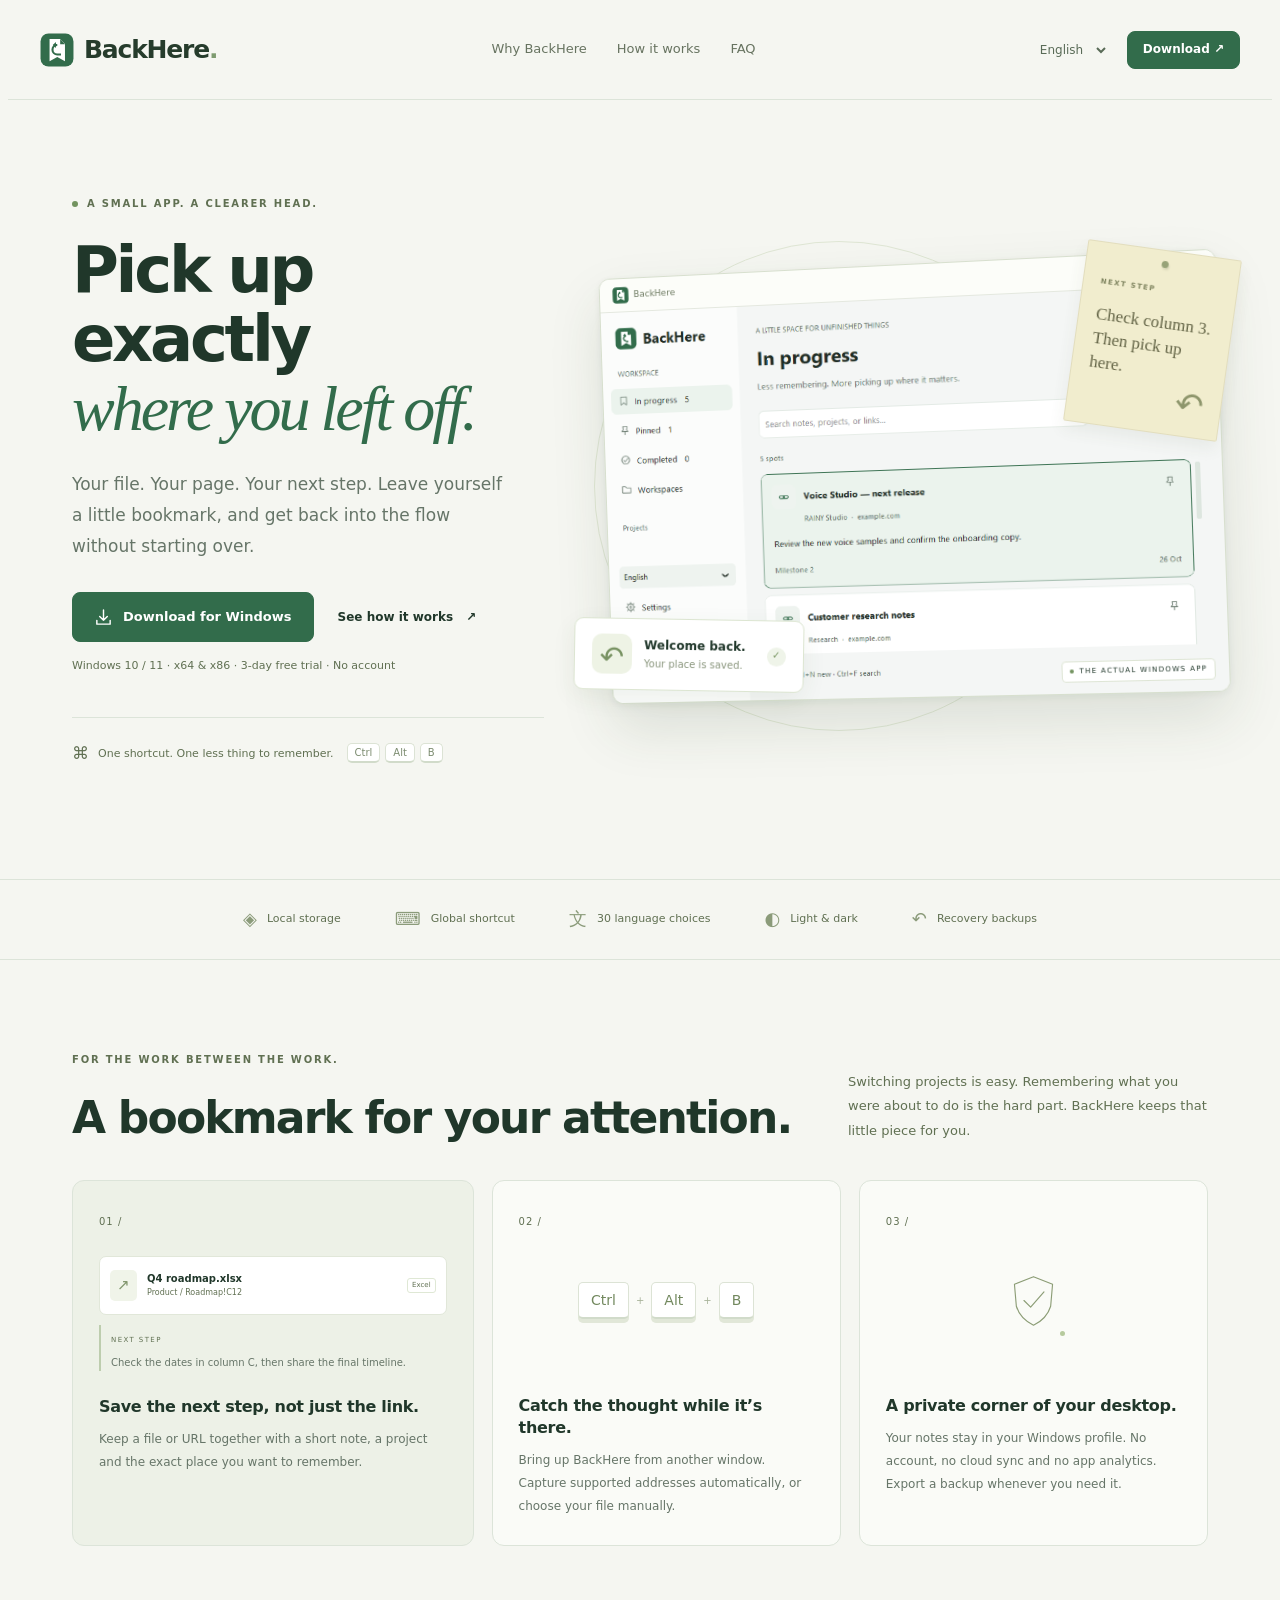
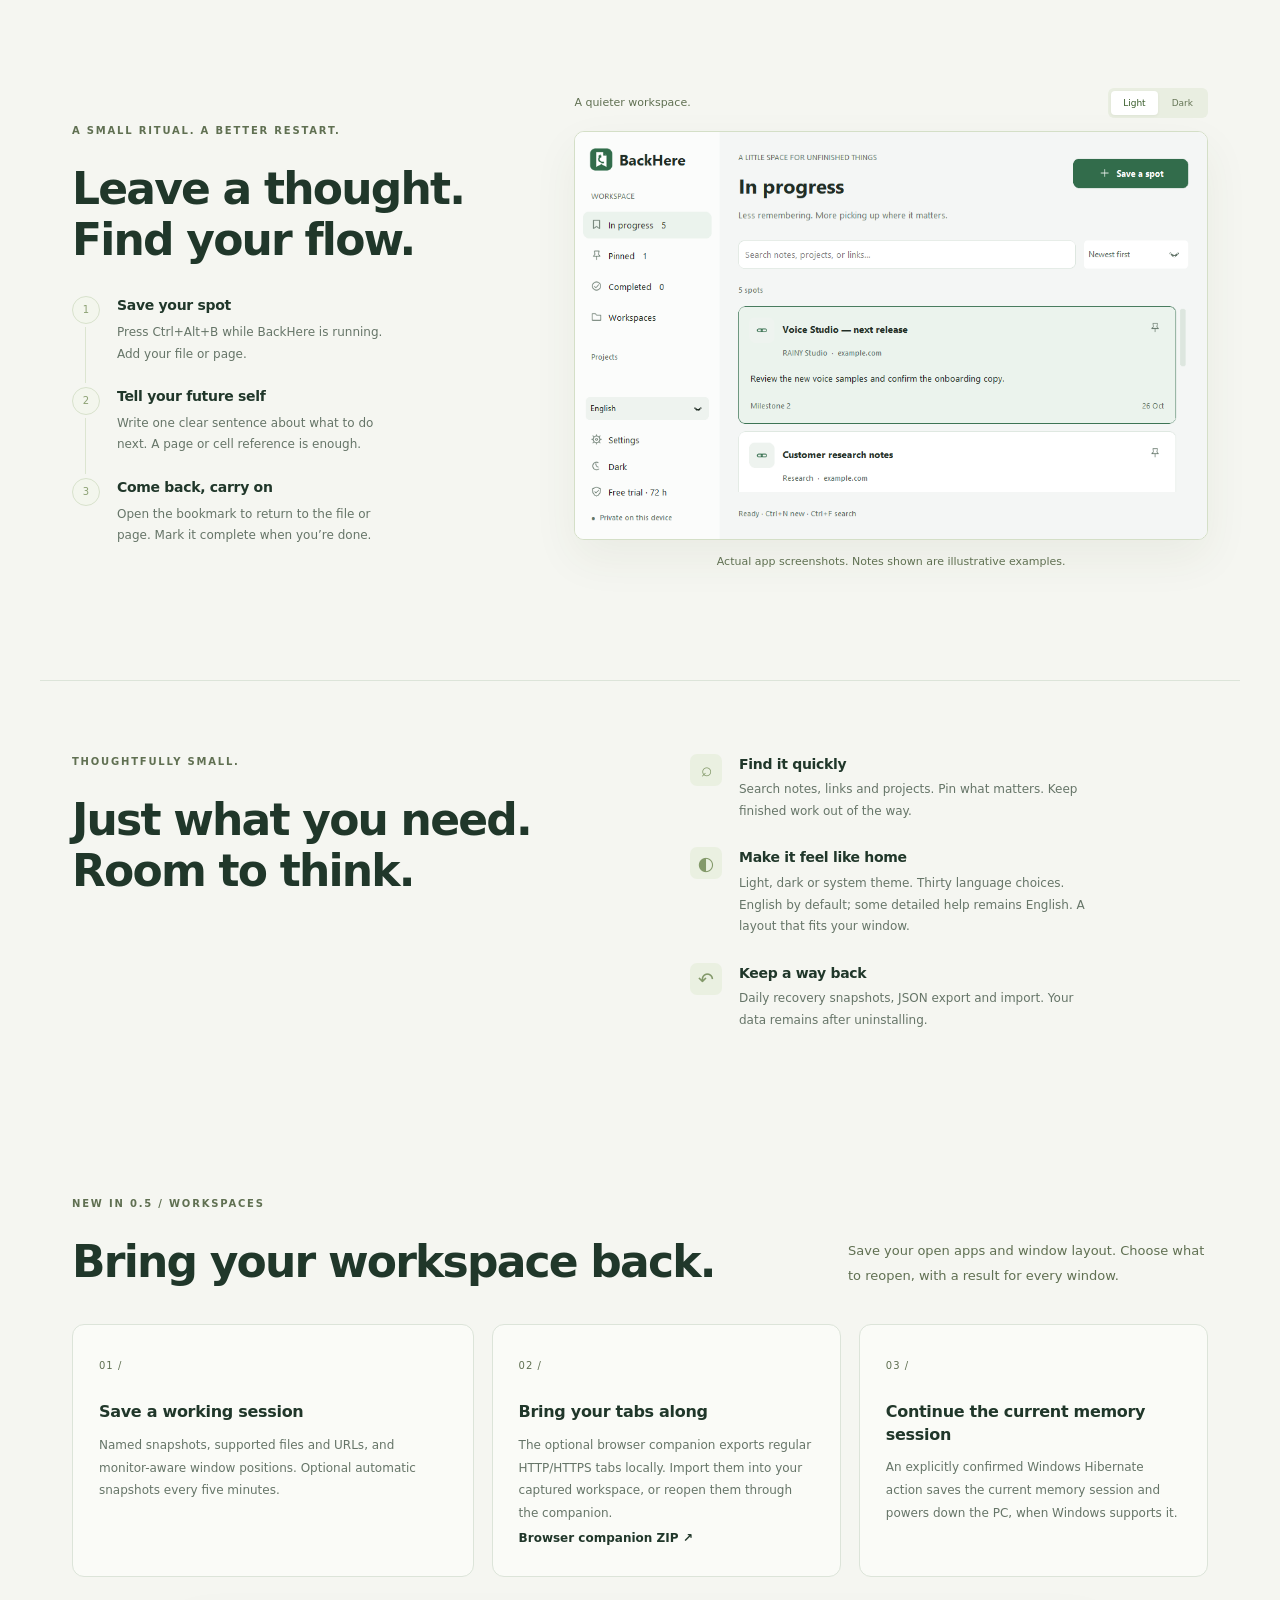
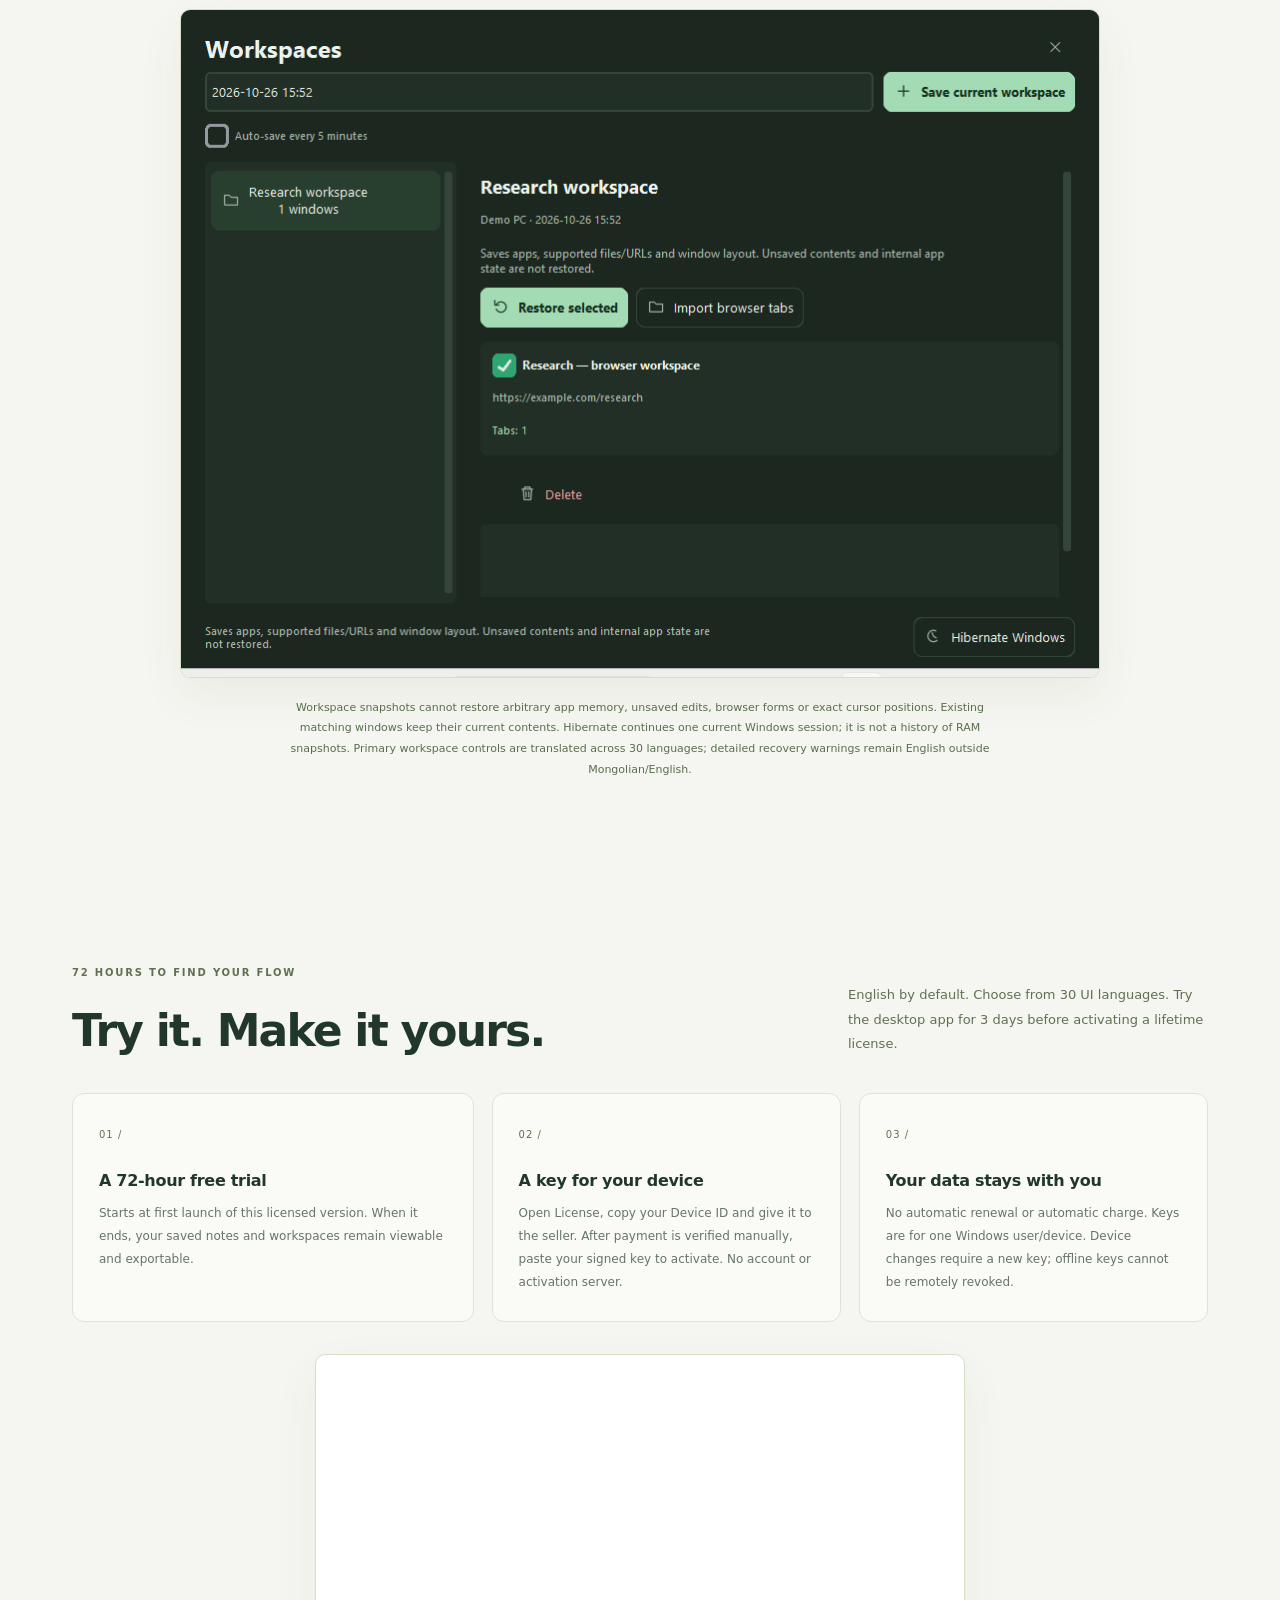
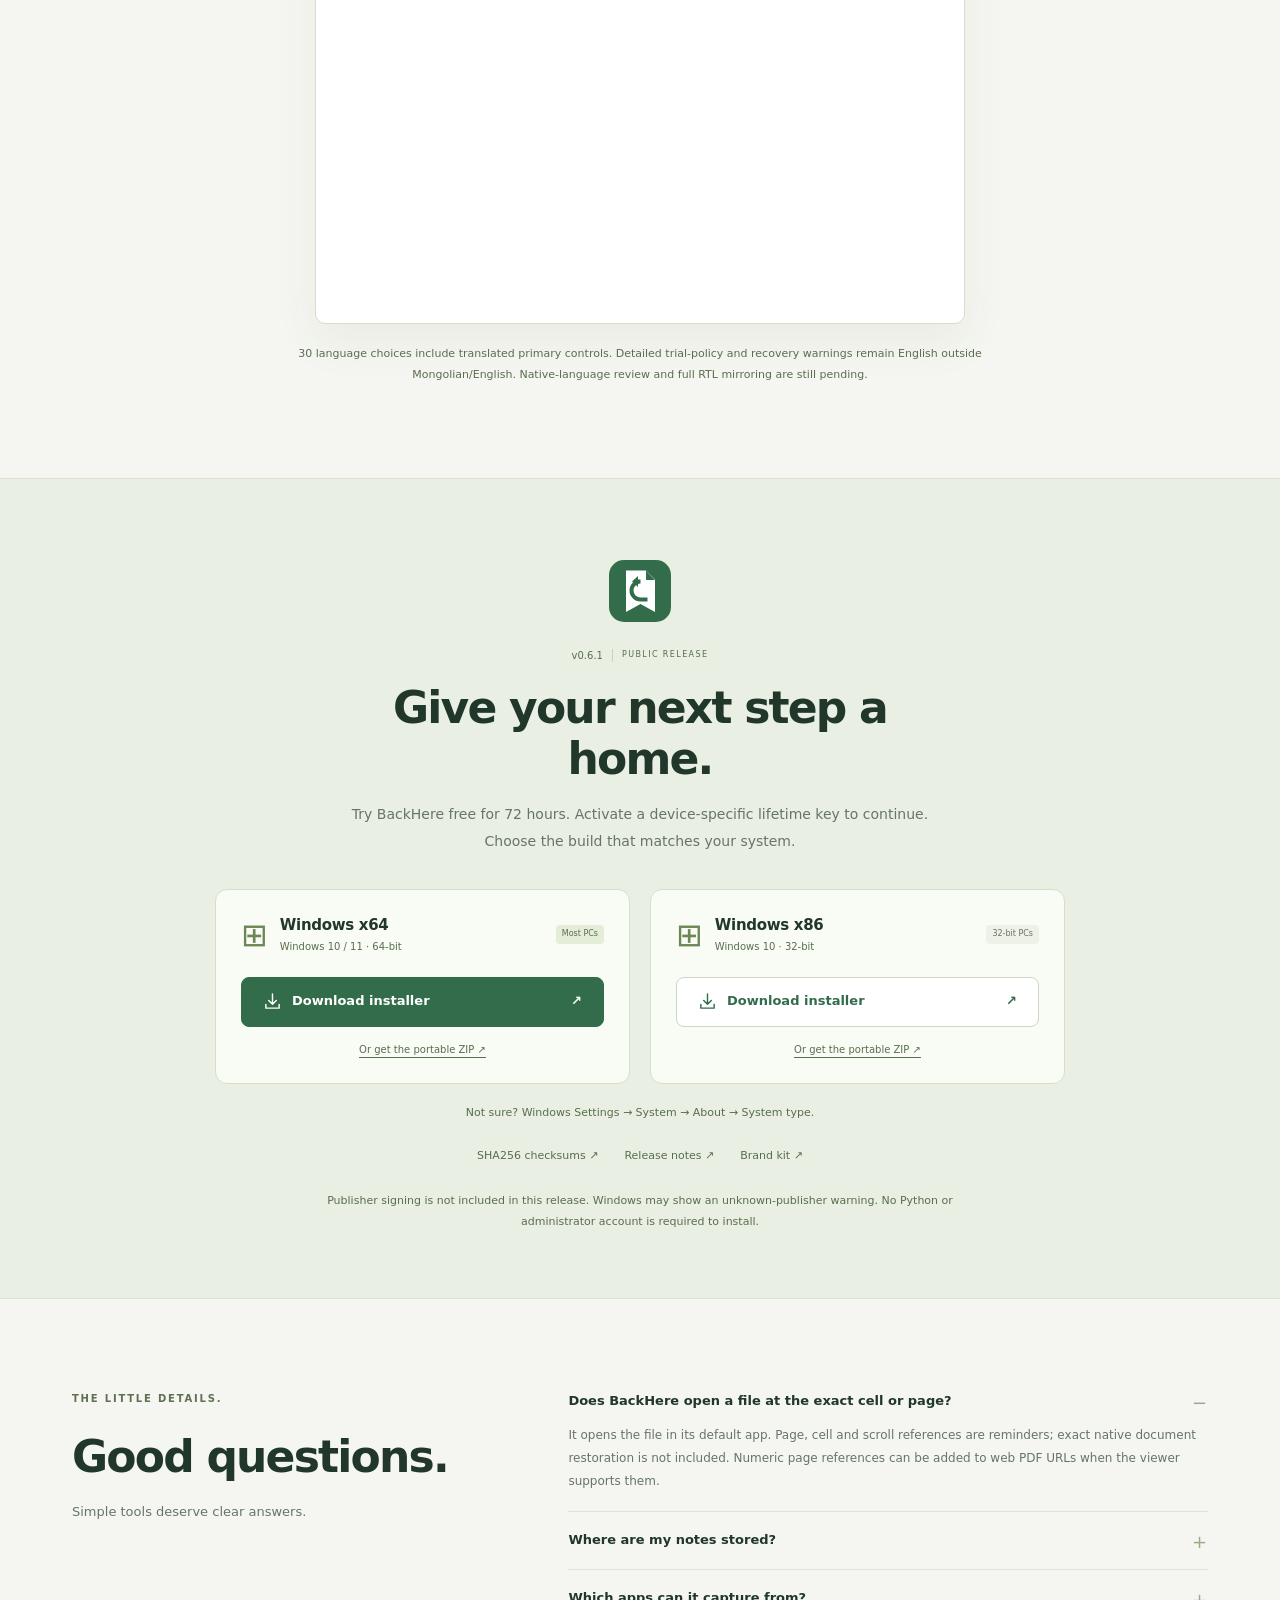
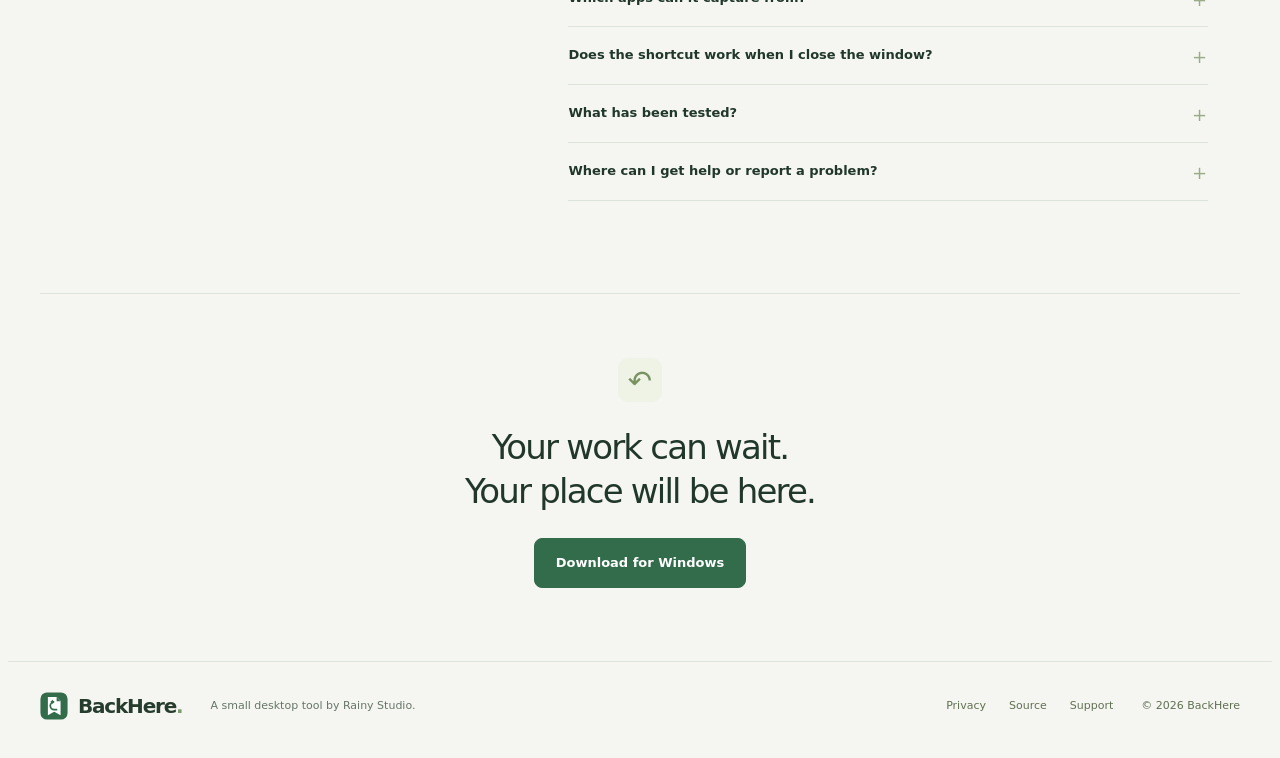
<file: website/index.html>
<!doctype html><html lang="en"><head><meta charset="utf-8"><meta http-equiv="Content-Security-Policy" content="default-src 'self'; script-src 'self'; style-src 'self'; img-src 'self' data:; font-src 'self'; connect-src 'none'; object-src 'none'; base-uri 'self'; form-action 'none'"><meta name="referrer" content="strict-origin-when-cross-origin"><meta name="viewport" content="width=device-width, initial-scale=1"><meta name="theme-color" content="#f5f6f1"><meta name="description" content="Save your next step and Windows workspace. BackHere keeps app windows, supported files and browser URLs locally, with selective restore and backups."><meta property="og:title" content="BackHere — Pick up exactly where you left off"><meta property="og:description" content="A little bookmark for your unfinished work. Native Windows app. No account. Local storage."><meta property="og:type" content="website"><meta property="og:image" content="https://backhere-rainy.ssboroostore.chatgpt.site/assets/app-light.png"><meta property="og:url" content="https://backhere-rainy.ssboroostore.chatgpt.site"><link rel="canonical" href="https://backhere-rainy.ssboroostore.chatgpt.site/"><meta name="twitter:card" content="summary_large_image"><link rel="icon" type="image/svg+xml" href="assets/logo.svg"><link rel="stylesheet" href="style.css"><title>BackHere — Pick up exactly where you left off</title></head><body><a class="skip" href="#main">Skip to content</a><header class="header"><a class="wordmark" href="#" aria-label="BackHere home"><img src="assets/logo.svg" width="34" height="34" alt="">BackHere<span class="wordmark-dot">.</span></a><nav aria-label="Main navigation"><a href="#why" data-i="navWhy">Why BackHere</a><a href="#how" data-i="navHow">How it works</a><a href="#faq">FAQ</a></nav><div class="header-actions"><label class="sr-only" for="language">Language</label><select id="language" aria-label="Language"></select><a class="button small" href="#download" data-i="navDownload">Download ↗</a></div></header><main id="main"><section class="hero section"><div class="hero-copy"><div class="eyebrow"><span class="status-dot"></span><span data-i="badge">A SMALL APP. A CLEARER HEAD.</span></div><h1><span data-i="hero1">Pick up exactly</span><br><em data-i="hero2">where you left off.</em></h1><p class="hero-description" data-i="heroDesc">Your file. Your page. Your next step. Leave yourself a little bookmark, and get back into the flow without starting over.</p><div class="hero-actions"><a class="button" href="#download"><svg viewBox="0 0 20 20" aria-hidden="true"><path d="M10 2v11m-4-4 4 4 4-4M3 13v4h14v-4"/></svg><span data-i="downloadWin">Download for Windows</span></a><a class="text-link" href="#how"><span data-i="seeHow">See how it works</span><span>↗</span></a></div><p class="fine-print" data-i="heroFine">Windows 10 / 11 · x64 & x86 · 3-day free trial · No account</p><div class="hero-footnote"><span class="mini-mark">⌘</span><span data-i="shortcutHint">One shortcut. One less thing to remember.</span><kbd>Ctrl</kbd><kbd>Alt</kbd><kbd>B</kbd></div></div><div class="hero-art" aria-label="BackHere desktop application"><div class="orbit orbit-one"></div><div class="orbit orbit-two"></div><div class="paper-note"><span class="note-pin"></span><span class="paper-label" data-i="nextStep">NEXT STEP</span><p data-i="paperText">Check column 3.<br>Then pick up here.</p><span class="paper-arrow">↶</span></div><div class="desktop-window"><div class="window-bar"><span class="window-identity"><img src="assets/logo.svg" width="17" height="17" alt="">BackHere</span><span class="window-controls" aria-hidden="true">− &nbsp; ▢ &nbsp; ×</span></div><img class="app-screenshot" src="assets/app-light.png" width="940" height="608" alt="BackHere Windows app showing project bookmarks and the next action"><div class="screenshot-tag"><span class="status-dot"></span><span data-i="realApp">THE ACTUAL WINDOWS APP</span></div></div><div class="floating-label"><span class="return-symbol">↶</span><div><b data-i="welcomeBack">Welcome back.</b><span data-i="savedPlace">Your place is saved.</span></div><span class="tiny-check">✓</span></div></div></section><section class="quiet-strip" aria-label="Product facts"><span><i>◈</i><span data-i="factLocal">Local storage</span></span><span><i>⌨</i><span data-i="factShortcut">Global shortcut</span></span><span><i>文</i><span data-i="factLanguages">30 language choices</span></span><span><i>◐</i><span data-i="factThemes">Light & dark</span></span><span><i>↶</i><span data-i="factBackup">Recovery backups</span></span></section><section id="why" class="section why"><div class="section-top"><div><p class="eyebrow" data-i="whyLabel">FOR THE WORK BETWEEN THE WORK.</p><h2 data-i="whyTitle">A bookmark for your attention.</h2></div><p class="section-intro" data-i="whyDesc">Switching projects is easy. Remembering what you were about to do is the hard part. BackHere keeps that little piece for you.</p></div><div class="benefit-grid"><article class="benefit large"><span class="number">01 /</span><div class="mini-file"><span class="file-icon">↗</span><div><b>Q4 roadmap.xlsx</b><small>Product / Roadmap!C12</small></div><span class="chip">Excel</span></div><div class="mini-note"><span data-i="nextStep">NEXT STEP</span><p data-i="exampleNote">Check the dates in column C, then share the final timeline.</p></div><h3 data-i="feature1">Save the next step, not just the link.</h3><p data-i="feature1Desc">Keep a file or URL together with a short note, a project and the exact place you want to remember.</p></article><article class="benefit"><span class="number">02 /</span><div class="shortcut-visual"><kbd>Ctrl</kbd><span>+</span><kbd>Alt</kbd><span>+</span><kbd>B</kbd></div><h3 data-i="feature2">Catch the thought while it’s there.</h3><p data-i="feature2Desc">Bring up BackHere from another window. Capture supported addresses automatically, or choose your file manually.</p></article><article class="benefit"><span class="number">03 /</span><div class="privacy-visual"><svg viewBox="0 0 64 64" aria-hidden="true"><path d="m32 7 20 8-2 23c-3 10-10 16-18 20-8-4-15-10-18-20l-2-23 20-8Z"/><path d="m22 32 7 7 14-16"/></svg><span class="privacy-dot"></span></div><h3 data-i="feature3">A private corner of your desktop.</h3><p data-i="feature3Desc">Your notes stay in your Windows profile. No account, no cloud sync and no app analytics. Export a backup whenever you need it.</p></article></div></section><section id="how" class="how section"><div class="how-copy"><p class="eyebrow" data-i="howLabel">A SMALL RITUAL. A BETTER RESTART.</p><h2 data-i="howTitle">Leave a thought.<br>Find your flow.</h2><ol class="steps"><li><span>1</span><div><h3 data-i="step1">Save your spot</h3><p data-i="step1Desc">Press Ctrl+Alt+B while BackHere is running. Add your file or page.</p></div></li><li><span>2</span><div><h3 data-i="step2">Tell your future self</h3><p data-i="step2Desc">Write one clear sentence about what to do next. A page or cell reference is enough.</p></div></li><li><span>3</span><div><h3 data-i="step3">Come back, carry on</h3><p data-i="step3Desc">Open the bookmark to return to the file or page. Mark it complete when you’re done.</p></div></li></ol></div><div class="how-preview"><div class="preview-toolbar"><span data-i="previewLabel">A quieter workspace.</span><div class="segmented" role="group" aria-label="Application preview theme"><button class="active" data-preview="light" data-i="light">Light</button><button data-preview="dark" data-i="dark">Dark</button></div></div><div class="preview-frame"><img id="themePreview" src="assets/app-light.png" width="940" height="608" alt="Actual BackHere Windows interface with example notes" loading="lazy"></div><p class="image-caption" data-i="previewCaption">Actual app screenshots. Notes shown are illustrative examples.</p></div></section><section class="inside section"><div class="inside-title"><p class="eyebrow" data-i="insideLabel">THOUGHTFULLY SMALL.</p><h2 data-i="insideTitle">Just what you need.<br>Room to think.</h2></div><div class="inside-list"><div><span>⌕</span><div><h3 data-i="detail1">Find it quickly</h3><p data-i="detail1Desc">Search notes, links and projects. Pin what matters. Keep finished work out of the way.</p></div></div><div><span>◐</span><div><h3 data-i="detail2">Make it feel like home</h3><p data-i="detail2Desc">Light, dark or system theme. Thirty language choices. English by default; some detailed help remains English. A layout that fits your window.</p></div></div><div><span>↶</span><div><h3 data-i="detail3">Keep a way back</h3><p data-i="detail3Desc">Daily recovery snapshots, JSON export and import. Your data remains after uninstalling.</p></div></div></div></section><section id="workspaces" class="section why"><div class="section-top"><div><p class="eyebrow" data-i="workspaceBadge">NEW IN 0.5 / WORKSPACES</p><h2 data-i="workspaceTitle">Bring your workspace back.</h2></div><p class="section-intro" data-i="workspaceIntro">Save your open apps and window layout. Choose what to reopen, with a result for every window.</p></div><div class="benefit-grid"><article class="benefit"><span class="number">01 /</span><h3 data-i="workspaceSave">Save a working session</h3><p data-i="workspaceSaveDesc">Named snapshots, supported files and URLs, and monitor-aware window positions. Optional automatic snapshots every five minutes.</p></article><article class="benefit"><span class="number">02 /</span><h3 data-i="workspaceTabs">Bring your tabs along</h3><p data-i="workspaceTabsDesc">The optional browser companion exports regular HTTP/HTTPS tabs locally. Import them into your captured workspace, or reopen them through the companion.</p><a class="text-link" data-release="BackHere-Browser-Companion-0.6.1.zip" href="https://github.com/ssboroo/backhere/releases/download/v0.6.1/BackHere-Browser-Companion-0.6.1.zip" data-i="companionDownload">Browser companion ZIP ↗</a></article><article class="benefit"><span class="number">03 /</span><h3 data-i="workspaceHibernate">Continue the current memory session</h3><p data-i="workspaceHibernateDesc">An explicitly confirmed Windows Hibernate action saves the current memory session and powers down the PC, when Windows supports it.</p></article></div><div class="preview-frame workspace-screen"><img src="assets/app-workspaces.png" width="920" height="668" alt="BackHere workspace review: select application windows, restore, import browser tabs and Hibernate Windows" loading="lazy"></div><p class="honest-note" data-i="workspaceLimits">Workspace snapshots cannot restore arbitrary app memory, unsaved edits, browser forms or exact cursor positions. Existing matching windows keep their current contents. Hibernate continues one current Windows session; it is not a history of RAM snapshots. Primary workspace controls are translated across 30 languages; detailed recovery warnings remain English outside Mongolian/English.</p></section><section id="license" class="section why"><div class="section-top"><div><p class="eyebrow" data-i="licenseBadge">72 HOURS TO FIND YOUR FLOW</p><h2 data-i="licenseTitle">Try it. Make it yours.</h2></div><p class="section-intro" data-i="licenseIntro">English by default. Choose from 30 UI languages. Try the desktop app for 3 days before activating a lifetime license.</p></div><div class="benefit-grid"><article class="benefit"><span class="number">01 /</span><h3 data-i="licenseTrial">A 72-hour free trial</h3><p data-i="licenseTrialDesc">Starts at first launch of this licensed version. When it ends, your saved notes and workspaces remain viewable and exportable.</p></article><article class="benefit"><span class="number">02 /</span><h3 data-i="licenseDevice">A key for your device</h3><p data-i="licenseDeviceDesc">Open License, copy your Device ID and give it to the seller. After payment is verified manually, paste your signed key to activate. No account or activation server.</p></article><article class="benefit"><span class="number">03 /</span><h3 data-i="licenseLocal">Your data stays with you</h3><p data-i="licenseLocalDesc">No automatic renewal or automatic charge. Keys are for one Windows user/device. Device changes require a new key; offline keys cannot be remotely revoked.</p></article></div><div class="preview-frame license-screen"><img src="assets/app-license.png" width="650" height="570" alt="BackHere license screen showing a 72-hour trial, device ID and license activation" loading="lazy"></div><p class="honest-note" data-i="licenseLanguageNote">30 language choices include translated primary controls. Detailed trial-policy and recovery warnings remain English outside Mongolian/English. Native-language review and full RTL mirroring are still pending.</p></section><section id="download" class="download-section"><div class="download-top"><img src="assets/logo.svg" width="64" height="64" alt=""><span class="release-badge">v0.6.1 <span data-i="releaseLabel">PUBLIC RELEASE</span></span><h2 data-i="downloadTitle">Give your next step a home.</h2><p data-i="downloadDesc">Try BackHere free for 72 hours. Activate a device-specific lifetime key to continue.<br>Choose the build that matches your system.</p></div><div class="download-options"><article><div class="download-heading"><span class="windows-logo" aria-hidden="true">⊞</span><div><h3>Windows x64</h3><p data-i="x64Desc">Windows 10 / 11 · 64-bit</p></div><span class="recommended" data-i="recommended">Most PCs</span></div><a class="button wide" data-release="BackHere-Setup-0.6.1-x64.exe" href="https://github.com/ssboroo/backhere/releases/download/v0.6.1/BackHere-Setup-0.6.1-x64.exe"><svg viewBox="0 0 20 20" aria-hidden="true"><path d="M10 2v11m-4-4 4 4 4-4M3 13v4h14v-4"/></svg><span data-i="downloadInstaller">Download installer</span><span class="download-arrow">↗</span></a><a class="portable" data-release="BackHere-0.6.1-x64-portable.zip" href="https://github.com/ssboroo/backhere/releases/download/v0.6.1/BackHere-0.6.1-x64-portable.zip" data-i="portable">Or get the portable ZIP ↗</a></article><article><div class="download-heading"><span class="windows-logo" aria-hidden="true">⊞</span><div><h3>Windows x86</h3><p data-i="x86Desc">Windows 10 · 32-bit</p></div><span class="recommended neutral" data-i="olderPCs">32-bit PCs</span></div><a class="button wide secondary" data-release="BackHere-Setup-0.6.1-x86.exe" href="https://github.com/ssboroo/backhere/releases/download/v0.6.1/BackHere-Setup-0.6.1-x86.exe"><svg viewBox="0 0 20 20" aria-hidden="true"><path d="M10 2v11m-4-4 4 4 4-4M3 13v4h14v-4"/></svg><span data-i="downloadInstaller">Download installer</span><span class="download-arrow">↗</span></a><a class="portable" data-release="BackHere-0.6.1-x86-portable.zip" href="https://github.com/ssboroo/backhere/releases/download/v0.6.1/BackHere-0.6.1-x86-portable.zip" data-i="portable">Or get the portable ZIP ↗</a></article></div><p class="download-help" data-i="systemHelp">Not sure? Windows Settings → System → About → System type.</p><div class="download-links"><a data-release="SHA256SUMS.txt" href="https://github.com/ssboroo/backhere/releases/download/v0.6.1/SHA256SUMS.txt" data-i="checksums">SHA256 checksums ↗</a><a href="https://github.com/ssboroo/backhere/releases/tag/v0.6.1" data-i="releaseNotes">Release notes ↗</a><a data-release="BackHere-Brand-Kit-0.6.1.zip" href="https://github.com/ssboroo/backhere/releases/download/v0.6.1/BackHere-Brand-Kit-0.6.1.zip" data-i="brandKit">Brand kit ↗</a></div><p class="honest-note" data-i="unsigned">Publisher signing is not included in this release. Windows may show an unknown-publisher warning. No Python or administrator account is required to install.</p></section><section id="faq" class="faq section"><div><p class="eyebrow" data-i="faqLabel">THE LITTLE DETAILS.</p><h2 data-i="faqTitle">Good questions.</h2><p data-i="faqIntro">Simple tools deserve clear answers.</p></div><div class="faq-list"><details open><summary data-i="q1">Does BackHere open a file at the exact cell or page?</summary><p data-i="a1">It opens the file in its default app. Page, cell and scroll references are reminders; exact native document restoration is not included. Numeric page references can be added to web PDF URLs when the viewer supports them.</p></details><details><summary data-i="q2">Where are my notes stored?</summary><p data-i="a2">In your Windows user profile, under %LOCALAPPDATA%\BackHere. Notes and exported backups are not encrypted. The app does not upload them. Keep a copy on another drive if you want protection from device failure.</p></details><details><summary data-i="q3">Which apps can it capture from?</summary><p data-i="a3">It attempts to capture Explorer selections, supported browser address bars, and matching Word/Excel COM windows. Support varies by version and permissions. You can always choose a file or enter a URL yourself.</p></details><details><summary data-i="q4">Does the shortcut work when I close the window?</summary><p data-i="a4">Yes, when “Keep running in the system tray” is enabled and BackHere is still running. Fully exiting stops the shortcut. Windows startup and the shortcut combination are configurable.</p></details><details><summary data-i="q5">What has been tested?</summary><p data-i="a5">Both builds pass Windows API, UI, theme, packaged executable, installer and uninstall checks in CI. The 32-bit executable is tested using WOW64 on 64-bit Windows; separate real 32-bit device testing remains necessary. Windows 7/8 are not supported.</p></details><details><summary data-i="q6">Where can I get help or report a problem?</summary><p><span data-i="a6">Use the GitHub support page. Include your app version, Windows version and a short description. Never include passwords or private files.</span> <a href="https://github.com/ssboroo/backhere/issues" data-i="supportLink">Open support ↗</a></p></details></div></section><section class="final-cta section"><span class="return-symbol">↶</span><h2 data-i="finalTitle">Your work can wait.<br>Your place will be here.</h2><a class="button" href="#download" data-i="downloadWin">Download for Windows</a></section></main><footer><a class="wordmark" href="#"><img src="assets/logo.svg" width="28" height="28" alt="">BackHere<span class="wordmark-dot">.</span></a><p data-i="footerLine">A small desktop tool by Rainy Studio.</p><div><a href="privacy.html" data-i="privacy">Privacy</a><a href="https://github.com/ssboroo/backhere" data-i="source">Source</a><a href="https://github.com/ssboroo/backhere/issues" data-i="support">Support</a></div><span>© 2026 BackHere</span></footer><script src="app.js"></script></body></html>
</file>
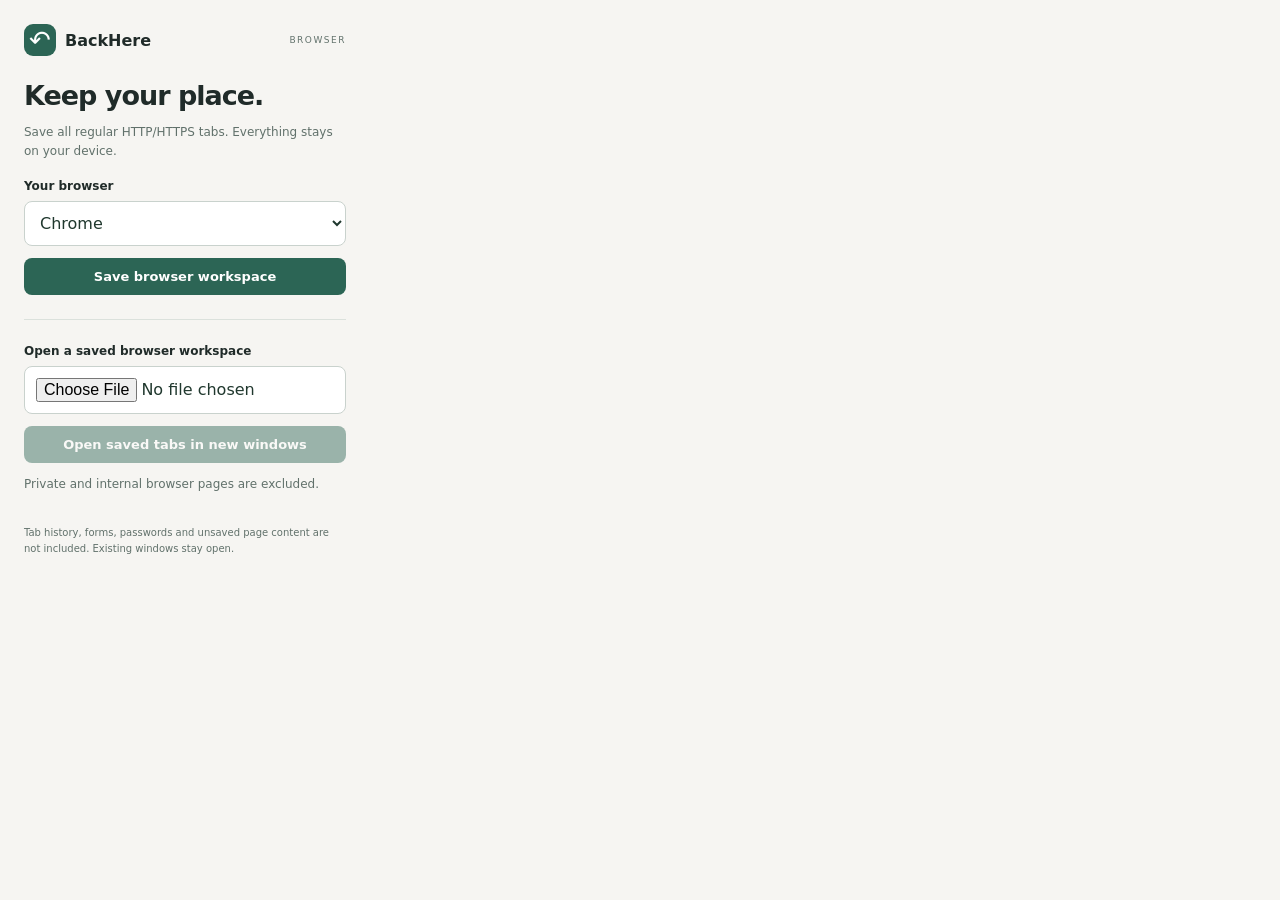
<file: browser-companion/popup.html>
<!doctype html><html lang="en"><meta charset="utf-8"><title>BackHere</title><link rel="stylesheet" href="popup.css"><body><header><span class="mark">↶</span><strong>BackHere</strong><span class="badge">BROWSER</span></header><h1>Keep your place.</h1><p>Save all regular HTTP/HTTPS tabs. Everything stays on your device.</p><label for="browser">Your browser</label><select id="browser"><option value="chrome.exe">Chrome</option><option value="msedge.exe">Microsoft Edge</option><option value="brave.exe">Brave</option><option value="vivaldi.exe">Vivaldi</option><option value="opera.exe">Opera</option></select><button id="export">Save browser workspace</button><hr><label for="file">Open a saved browser workspace</label><input id="file" type="file" accept=".json,application/json"><button id="restore" disabled>Open saved tabs in new windows</button><p id="status" role="status" aria-live="polite">Private and internal browser pages are excluded.</p><footer>Tab history, forms, passwords and unsaved page content are not included. Existing windows stay open.</footer><script src="model.js"></script><script src="popup.js"></script></body></html>
</file>
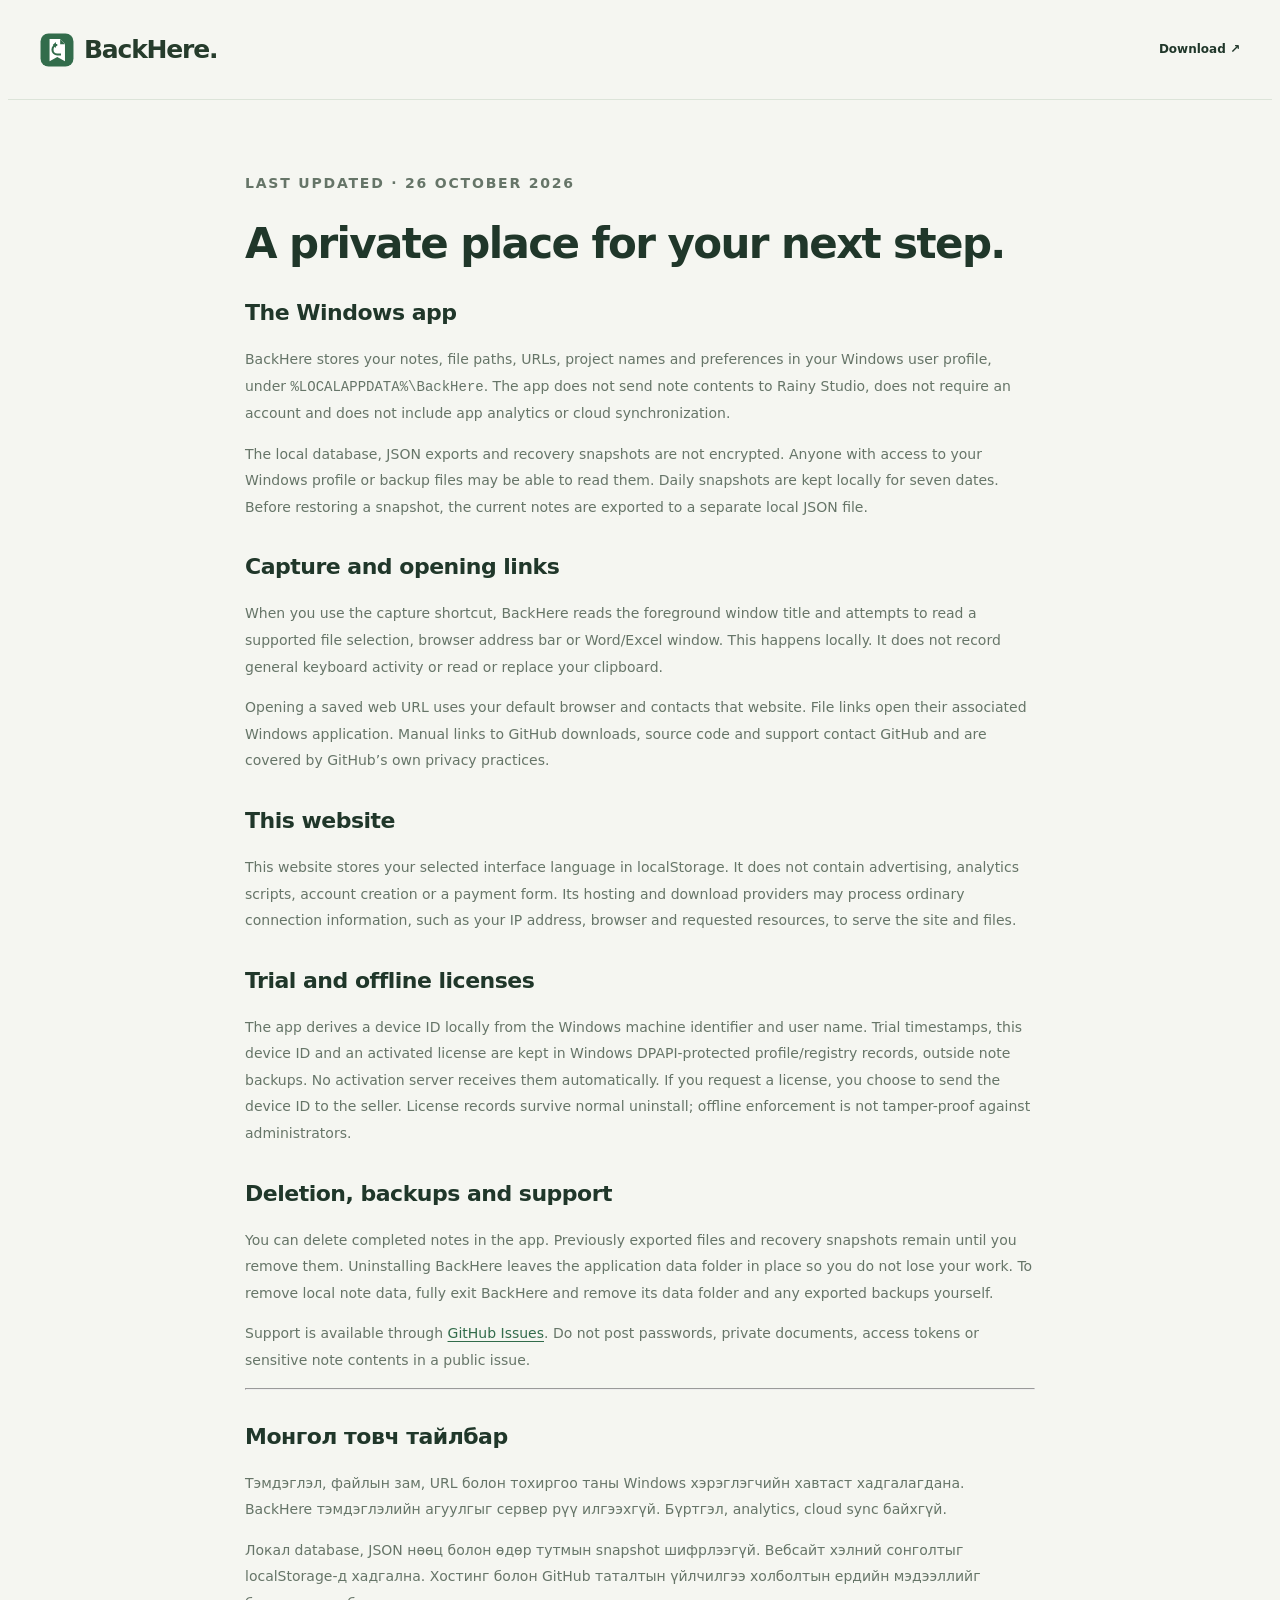
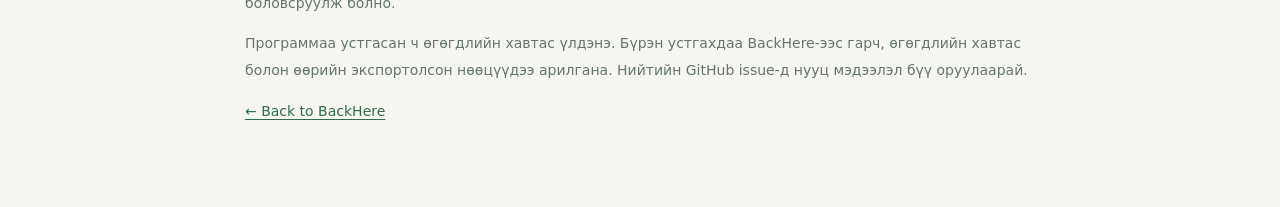
<file: website/privacy.html>
<!doctype html><html lang="en"><head><meta charset="utf-8"><meta http-equiv="Content-Security-Policy" content="default-src 'self'; script-src 'self'; style-src 'self'; img-src 'self' data:; font-src 'self'; connect-src 'none'; object-src 'none'; base-uri 'self'; form-action 'none'"><meta name="referrer" content="strict-origin-when-cross-origin"><meta name="viewport" content="width=device-width,initial-scale=1"><meta name="description" content="How BackHere stores your notes and how this website uses preferences."><link rel="icon" href="assets/logo.svg" type="image/svg+xml"><link rel="stylesheet" href="style.css"><title>Privacy — BackHere</title></head><body><header class="header"><a class="wordmark" href="index.html"><img src="assets/logo.svg" width="34" height="34" alt="">BackHere.</a><a class="text-link" href="index.html#download">Download ↗</a></header><main class="privacy-page"><p class="eyebrow">LAST UPDATED · 26 OCTOBER 2026</p><h1>A private place for your next step.</h1><h2>The Windows app</h2><p>BackHere stores your notes, file paths, URLs, project names and preferences in your Windows user profile, under <code>%LOCALAPPDATA%\BackHere</code>. The app does not send note contents to Rainy Studio, does not require an account and does not include app analytics or cloud synchronization.</p><p>The local database, JSON exports and recovery snapshots are not encrypted. Anyone with access to your Windows profile or backup files may be able to read them. Daily snapshots are kept locally for seven dates. Before restoring a snapshot, the current notes are exported to a separate local JSON file.</p><h2>Capture and opening links</h2><p>When you use the capture shortcut, BackHere reads the foreground window title and attempts to read a supported file selection, browser address bar or Word/Excel window. This happens locally. It does not record general keyboard activity or read or replace your clipboard.</p><p>Opening a saved web URL uses your default browser and contacts that website. File links open their associated Windows application. Manual links to GitHub downloads, source code and support contact GitHub and are covered by GitHub’s own privacy practices.</p><h2>This website</h2><p>This website stores your selected interface language in localStorage. It does not contain advertising, analytics scripts, account creation or a payment form. Its hosting and download providers may process ordinary connection information, such as your IP address, browser and requested resources, to serve the site and files.</p><h2>Trial and offline licenses</h2><p>The app derives a device ID locally from the Windows machine identifier and user name. Trial timestamps, this device ID and an activated license are kept in Windows DPAPI-protected profile/registry records, outside note backups. No activation server receives them automatically. If you request a license, you choose to send the device ID to the seller. License records survive normal uninstall; offline enforcement is not tamper-proof against administrators.</p><h2>Deletion, backups and support</h2><p>You can delete completed notes in the app. Previously exported files and recovery snapshots remain until you remove them. Uninstalling BackHere leaves the application data folder in place so you do not lose your work. To remove local note data, fully exit BackHere and remove its data folder and any exported backups yourself.</p><p>Support is available through <a href="https://github.com/ssboroo/backhere/issues">GitHub Issues</a>. Do not post passwords, private documents, access tokens or sensitive note contents in a public issue.</p><hr><section lang="mn"><h2>Монгол товч тайлбар</h2><p>Тэмдэглэл, файлын зам, URL болон тохиргоо таны Windows хэрэглэгчийн хавтаст хадгалагдана. BackHere тэмдэглэлийн агуулгыг сервер рүү илгээхгүй. Бүртгэл, analytics, cloud sync байхгүй.</p><p>Локал database, JSON нөөц болон өдөр тутмын snapshot шифрлээгүй. Вебсайт хэлний сонголтыг localStorage-д хадгална. Хостинг болон GitHub таталтын үйлчилгээ холболтын ердийн мэдээллийг боловсруулж болно.</p><p>Программаа устгасан ч өгөгдлийн хавтас үлдэнэ. Бүрэн устгахдаа BackHere-ээс гарч, өгөгдлийн хавтас болон өөрийн экспортолсон нөөцүүдээ арилгана. Нийтийн GitHub issue-д нууц мэдээлэл бүү оруулаарай.</p></section><p><a href="index.html">← Back to BackHere</a></p></main></body></html>
</file>
<file: website/style.css>
:root{--paper:#f5f6f1;--white:#fff;--ink:#20372a;--muted:#667568;--green:#326c4b;--green-dark:#26573c;--line:#dce4d9;--soft:#eaf0e6;--radius:14px}*{box-sizing:border-box}html{scroll-behavior:smooth;scroll-padding-top:32px}body{margin:0;background:var(--paper);color:var(--ink);font:15px/1.6 'Segoe UI',system-ui,-apple-system,sans-serif;-webkit-font-smoothing:antialiased}a{color:inherit;text-decoration:none}button,select{font:inherit}button,a,select,summary{touch-action:manipulation}a,button,select,summary{-webkit-tap-highlight-color:transparent}a:focus-visible,button:focus-visible,select:focus-visible,summary:focus-visible{outline:3px solid #789f68;outline-offset:5px}button,summary{cursor:pointer}img{max-width:100%;height:auto;display:block}svg{fill:none;stroke:currentColor;stroke-width:1.5;stroke-linecap:round;stroke-linejoin:round}h1,h2,h3,p{margin-top:0}h1,h2{white-space:pre-line}h1{font-size:clamp(44px,5vw,69px);letter-spacing:-3.3px;line-height:1.08;font-weight:650;margin-bottom:26px}h1 em{font-family:Georgia,'Times New Roman',serif;font-weight:400;color:var(--green);letter-spacing:-3px}h2{font-size:clamp(30px,3.5vw,44px);font-weight:550;letter-spacing:-1.8px;line-height:1.18;margin-bottom:20px}h3{font-size:18px;line-height:1.4;letter-spacing:-.3px;font-weight:600}p{color:var(--muted)}.section{max-width:1200px;margin:0 auto;padding:92px 32px}.header{max-width:1264px;height:100px;margin:auto;padding:0 32px;display:flex;align-items:center;justify-content:space-between;gap:30px;border-bottom:1px solid var(--line)}.wordmark{display:inline-flex;align-items:center;gap:10px;font-size:25px;font-weight:750;letter-spacing:-1.2px;color:#263c2c;white-space:nowrap}.wordmark-dot{color:#7e9b70;margin-left:-10px}.header nav{display:flex;gap:30px;font-size:13px;color:#677360}.header nav a:hover{color:var(--green)}.header-actions{display:flex;align-items:center;gap:18px}select{font-size:12px;border:0;background:transparent;color:#596b57;padding:6px;max-width:115px}.button{display:inline-flex;align-items:center;justify-content:center;gap:10px;min-height:50px;padding:12px 21px;background:var(--green);border:1px solid var(--green);color:#fff;font-size:13px;font-weight:600;border-radius:8px;transition:background .15s,transform .15s;white-space:nowrap}.button:hover{background:var(--green-dark);transform:translateY(-1px)}.button svg{width:19px;height:19px}.button.small{min-height:38px;padding:8px 15px;font-size:12px}.button.secondary{background:white;color:var(--green);border-color:#cbd7c7}.button.secondary:hover{background:#edf3e9}.button.wide{display:flex;width:100%}.eyebrow{font-size:10px;font-weight:650;letter-spacing:1.8px;color:#77896c;display:flex;gap:9px;align-items:center;margin:0 0 24px}.status-dot{width:6px;height:6px;background:#72935f;display:inline-block;border-radius:50%;flex-shrink:0}.hero{display:grid;grid-template-columns:1.05fr 1fr;gap:54px;align-items:center;padding-top:96px;padding-bottom:112px;overflow:visible}.hero-description{font-size:17px;max-width:445px;line-height:1.8;margin-bottom:31px}.hero-actions{display:flex;gap:24px;align-items:center;flex-wrap:wrap}.text-link{display:inline-flex;gap:13px;align-items:center;font-size:12px;font-weight:600}.text-link:hover{color:var(--green)}.fine-print{font-size:10px;color:#87917c;margin:15px 0 0}.hero-footnote{display:flex;align-items:center;gap:5px;font-size:10px;color:#8b957f;border-top:1px solid var(--line);padding-top:22px;margin-top:42px;flex-wrap:wrap}.hero-footnote>span:nth-child(2){margin-right:8px}.mini-mark{font-size:17px;margin-right:4px}kbd{font:10px system-ui;background:#fff;border:1px solid #dce3d5;border-bottom:2px solid #d1dbca;color:#7c8c70;border-radius:5px;padding:3px 7px}.hero-art{position:relative;min-height:450px;display:flex;align-items:center;margin-right:-10px;isolation:isolate}.orbit{position:absolute;border:1px solid #dfe6d4;border-radius:50%;width:490px;height:490px;z-index:-1;left:-4px;top:-15px}.orbit-two{width:405px;height:405px;left:40px;top:28px;border-style:dashed;opacity:.7}.desktop-window{background:white;border:1px solid #d7dfce;border-radius:11px;overflow:hidden;width:620px;box-shadow:0 26px 55px #304a2520,0 2px 10px #304a2510;transform:perspective(1300px) rotateY(-5deg) rotateZ(-2deg);position:relative;z-index:1}.window-bar{height:34px;padding:0 13px;display:flex;justify-content:space-between;align-items:center;border-bottom:1px solid #e4e8df;background:#fcfdf9;font-size:9px;color:#6f7c63}.window-identity{display:flex;align-items:center;gap:5px}.window-controls{font-size:10px;color:#849078}.app-screenshot{width:100%;height:auto}.screenshot-tag{font-size:7px;letter-spacing:1.2px;position:absolute;right:13px;bottom:11px;background:#ffffffee;border:1px solid #dee5d5;border-radius:4px;padding:4px 7px;display:flex;gap:6px;align-items:center}.screenshot-tag .status-dot{width:4px;height:4px}.paper-note{position:absolute;z-index:3;right:-12px;top:-7px;width:155px;min-height:164px;background:#f1edce;border:1px solid #e2ddbd;border-radius:2px;padding:24px 17px 12px;transform:rotate(8deg);box-shadow:0 8px 16px #4b503212}.note-pin{position:absolute;top:10px;left:75px;width:7px;height:7px;border-radius:50%;background:#97a378;box-shadow:1px 2px 2px #384b2520}.paper-label{font-size:7px;font-weight:700;letter-spacing:1.4px;color:#7e835e}.paper-note p{white-space:pre-line;font-family:Georgia,serif;font-size:17px;line-height:1.4;color:#626345;margin:12px 0 0}.paper-arrow{font-size:34px;display:block;text-align:right;color:#8d956b;line-height:1.1}.floating-label{display:flex;align-items:center;gap:12px;position:absolute;bottom:15px;left:-24px;z-index:3;padding:15px 17px;background:#fff;border:1px solid #dce5d1;border-radius:9px;box-shadow:0 8px 25px #3d4f2512;transform:rotate(1deg);min-width:225px}.return-symbol{display:grid;place-items:center;background:#eef3e5;border-radius:10px;width:40px;height:40px;font-size:29px;color:#789262}.floating-label b{display:block;font-size:12px;font-weight:600}.floating-label div>span{display:block;font-size:10px;color:#89957c}.tiny-check{margin-left:9px;background:#eff4e9;border-radius:50%;width:19px;height:19px;text-align:center;color:#789561;font-size:10px}.quiet-strip{display:flex;align-items:center;justify-content:center;gap:54px;padding:25px 28px;border-top:1px solid var(--line);border-bottom:1px solid var(--line);font-size:11px;color:#6f7d62;flex-wrap:wrap}.quiet-strip>span{display:flex;align-items:center;gap:10px}.quiet-strip i{font-style:normal;font-size:18px;color:#8b9b7a}.section-top{display:flex;justify-content:space-between;align-items:flex-end;gap:40px;margin-bottom:36px}.section-top h2{margin-bottom:0}.section-intro{font-size:13px;max-width:360px;line-height:1.9;margin-bottom:0}.benefit-grid{display:grid;grid-template-columns:1.15fr 1fr 1fr;gap:18px}.benefit{border:1px solid var(--line);border-radius:12px;background:#fafbf7;padding:27px 26px}.benefit.large{background:#edf1e7}.number{font-size:10px;letter-spacing:1px;color:#a0aa91}.benefit h3{font-size:16px;margin:25px 0 10px}.benefit p{font-size:12px;line-height:1.9;margin-bottom:0}.mini-file{margin-top:24px;display:flex;align-items:center;gap:10px;background:#fff;border:1px solid #e1e7d9;border-radius:7px;padding:13px 10px}.file-icon{display:grid;place-items:center;background:#f0f4e9;width:27px;height:31px;border-radius:5px;color:#7f946a}.mini-file b{font-size:10px;font-weight:600;display:block}.mini-file small{font-size:8px;color:#95a087;display:block}.chip{font-size:7px;color:#81986a;border:1px solid #dfe8d5;padding:1px 4px;border-radius:3px;margin-left:auto}.mini-note{margin:10px 0;border-left:2px solid #bdcdae;padding-left:10px}.mini-note>span{font-size:7px;letter-spacing:1.4px;color:#8e9e7a}.mini-note p{font-size:10px;line-height:1.7;margin-top:5px}.shortcut-visual{display:flex;gap:7px;align-items:center;justify-content:center;height:138px}.shortcut-visual kbd{font-size:14px;padding:9px 12px;color:#72885e;box-shadow:0 4px 0 #e1e7d8}.shortcut-visual span{font-size:10px;color:#a8b39a}.privacy-visual{height:138px;display:flex;align-items:center;justify-content:center;position:relative}.privacy-visual svg{width:61px;height:61px;stroke:#8c9d76;stroke-width:1.2}.privacy-dot{position:absolute;width:9px;height:9px;border-radius:50%;background:#b6ca9d;right:calc(50% - 34px);bottom:32px;border:2px solid #fafbf7}.how{display:grid;grid-template-columns:.8fr 1.2fr;gap:80px;align-items:center;padding-top:50px;padding-bottom:98px}.steps{list-style:none;margin:30px 0 0;padding:0}.steps li{display:flex;gap:17px;margin-top:22px;position:relative}.steps li:not(:last-child):after{content:'';position:absolute;left:13px;top:31px;bottom:-18px;border-left:1px solid #dce5d1}.steps li>span{display:grid;place-items:center;width:28px;height:28px;flex-shrink:0;border:1px solid #d8e2cc;background:#f3f6ed;border-radius:50%;font-size:10px;color:#8ca174}.steps h3{font-size:14px;margin:0 0 6px}.steps p{font-size:12px;line-height:1.8;max-width:290px;margin-bottom:0}.how-preview{min-width:0}.preview-toolbar{display:flex;justify-content:space-between;align-items:center;font-size:11px;color:#8c997b;gap:20px;margin-bottom:13px}.segmented{display:flex;gap:2px;background:#e9eee1;padding:3px;border-radius:6px}.segmented button{border:0;background:transparent;padding:5px 12px;border-radius:4px;color:#8b997c;font-size:9px}.segmented button.active{background:#fff;color:#5f7848;box-shadow:0 1px 3px #38482310}.preview-frame{border:1px solid #d4dfc7;border-radius:10px;overflow:hidden;box-shadow:0 18px 45px #3a4a2510;background:#fff}.preview-frame img{width:100%;height:auto}.image-caption{font-size:9px;text-align:center;color:#98a58b;margin-top:13px}.inside{display:grid;grid-template-columns:1fr 1fr;gap:100px;border-top:1px solid var(--line);padding-top:73px;padding-bottom:73px}.inside-list>div{display:flex;gap:17px;margin-bottom:25px}.inside-list>div:last-child{margin-bottom:0}.inside-list>div>span{display:grid;place-items:center;background:#eaf0e1;width:32px;height:32px;border-radius:7px;flex-shrink:0;color:#83996a;font-size:19px}.inside-list h3{font-size:14px;margin:1px 0 5px}.inside-list p{font-size:12px;line-height:1.8;max-width:350px;margin:0}.download-section{background:#e9efe2;padding:80px 32px 65px;border-block:1px solid #dae3d0}.download-top{text-align:center;max-width:650px;margin:auto}.download-top img{margin:0 auto 19px}.release-badge{display:inline-flex;align-items:center;gap:9px;font-size:10px;color:#7d9466;margin-bottom:18px}.release-badge span{font-size:8px;letter-spacing:1.4px;border-left:1px solid #c5d4b8;padding-left:9px}.download-top h2{margin-bottom:16px}.download-top p{font-size:14px;line-height:1.9;white-space:pre-line}.download-options{max-width:850px;margin:34px auto 20px;display:grid;grid-template-columns:1fr 1fr;gap:20px}.download-options article{background:#f9fbf5;border:1px solid #d4e0c7;border-radius:12px;padding:25px}.download-heading{display:flex;align-items:center;gap:12px;margin-bottom:22px}.windows-logo{font-size:32px;color:#6c8755;line-height:1}.download-heading h3{font-size:15px;margin:0}.download-heading p{font-size:10px;color:#8c9e7b;margin:3px 0 0}.recommended{font-size:8px;white-space:nowrap;background:#e3edd8;color:#78915e;border-radius:4px;padding:3px 6px;margin-left:auto}.recommended.neutral{background:#edf1e8;color:#919e83}.download-arrow{margin-left:auto}.portable{font-size:10px;color:#8b9d79;display:block;text-align:center;margin-top:15px;text-decoration:underline;text-underline-offset:4px}.download-help{font-size:10px;text-align:center;color:#8a9d77;margin:20px auto}.download-links{display:flex;justify-content:center;gap:26px;flex-wrap:wrap;font-size:10px;color:#789465;margin:26px auto}.download-links a:hover{text-decoration:underline;text-underline-offset:3px}.honest-note{max-width:700px;margin:0 auto;text-align:center;font-size:10px;line-height:1.9;color:#849674}.faq{display:grid;grid-template-columns:.8fr 1.2fr;gap:70px}.faq>div>p:last-child{font-size:13px}.faq-list details{border-bottom:1px solid var(--line);padding:18px 0}.faq-list details:first-child{padding-top:0}.faq-list summary{font-size:13px;font-weight:600;list-style:none;padding-right:25px;position:relative}.faq-list summary::-webkit-details-marker{display:none}.faq-list summary:after{content:'+';position:absolute;right:1px;top:-2px;color:#9aac87;font-size:18px;font-weight:400}.faq-list details[open] summary:after{content:'−'}.faq-list details p{font-size:12px;line-height:1.9;margin:13px 0 0;padding-right:12px}.faq-list details a{text-decoration:underline;color:var(--green);text-underline-offset:3px}.final-cta{text-align:center;border-top:1px solid var(--line);padding-block:64px 73px}.final-cta .return-symbol{margin:auto auto 23px;width:44px;height:44px}.final-cta h2{font-size:34px;font-weight:500;line-height:1.3;margin-bottom:25px}footer{max-width:1264px;margin:auto;border-top:1px solid var(--line);padding:28px 32px 36px;display:flex;align-items:center;gap:28px;flex-wrap:wrap}footer .wordmark{font-size:20px}footer p{font-size:10px;margin:0}footer>div{display:flex;gap:23px;margin-left:auto;font-size:10px;color:#8a987b}footer>span{font-size:9px;color:#a0ad93}.sr-only{position:absolute;width:1px;height:1px;padding:0;overflow:hidden;clip:rect(0,0,0,0);white-space:nowrap;border:0}.skip{position:fixed;left:16px;top:-80px;background:#fff;color:#274832;border:2px solid #326c4b;border-radius:6px;padding:10px 15px;z-index:100}.skip:focus{top:12px}.privacy-page{max-width:850px;margin:auto;padding:70px 30px}.privacy-page h1{font-size:42px;letter-spacing:-1.6px}.privacy-page h2{font-size:22px;letter-spacing:-.5px;margin-top:34px}.privacy-page p,.privacy-page li{font-size:14px;line-height:1.9;color:var(--muted)}.privacy-page a{color:var(--green);text-decoration:underline;text-underline-offset:3px}@media(min-width:1500px){.hero-art{margin-right:-30px}}@media(max-width:1100px){.hero{gap:34px}.hero-art{min-height:410px}.paper-note{width:140px;right:-10px;top:-15px}.orbit{width:410px;height:410px;left:-5px;top:0}.orbit-two{width:340px;height:340px;left:30px;top:35px}.floating-label{left:-12px;bottom:16px}.how{gap:40px}.hero-actions{gap:17px}.quiet-strip{gap:32px}.header nav{gap:20px}}@media(max-width:850px){.header{height:83px}.header nav{display:none}.hero{grid-template-columns:1fr;padding-top:64px;gap:68px;max-width:650px}.hero h1{font-size:60px}.hero-description{max-width:520px}.hero-art{min-height:440px;margin:0}.desktop-window{width:100%;transform:rotate(-1deg)}.paper-note{top:-23px;right:-8px}.orbit{left:40px;top:-30px}.orbit-two{left:75px;top:5px}.floating-label{bottom:-5px;left:10px}.section-top{align-items:flex-start;flex-direction:column;gap:20px}.section-intro{max-width:600px}.benefit-grid{grid-template-columns:1fr 1fr}.benefit.large{grid-column:1/-1;display:grid;grid-template-columns:1fr 1fr;column-gap:30px}.benefit.large .number{grid-column:1/-1}.benefit.large .mini-file{grid-column:1;grid-row:2}.benefit.large .mini-note{grid-column:1;grid-row:3}.benefit.large h3{grid-column:2;grid-row:2;margin-top:30px}.benefit.large>p{grid-column:2;grid-row:3}.how{grid-template-columns:1fr;gap:35px}.steps{display:grid;grid-template-columns:repeat(3,1fr);gap:20px;margin-top:20px}.steps li{gap:10px;margin-top:10px}.steps li:after{display:none}.how-preview{max-width:650px;margin:auto}.inside{gap:35px}.faq{grid-template-columns:1fr;gap:28px}.download-heading{gap:9px}.recommended{font-size:7px}.download-options article{padding:21px}footer{gap:15px}footer>div{margin-left:0}}@media(max-width:560px){.section{padding:60px 22px}.header{padding:0 20px;height:78px;gap:12px}.wordmark{font-size:23px;gap:7px}.wordmark img{width:30px}.header-actions{gap:9px}.header .button.small{font-size:10px;padding:7px 10px;min-height:34px}select{font-size:10px;max-width:85px;padding:3px}.hero{padding-top:47px;gap:65px;padding-bottom:67px}.hero h1{font-size:46px;letter-spacing:-2px}.hero h1 em{letter-spacing:-2px}.hero-description{font-size:15px;line-height:1.85}.hero-actions{gap:16px}.hero-actions .button{font-size:12px;padding-inline:15px}.text-link{font-size:10px;gap:7px}.hero-footnote{margin-top:28px;font-size:9px}.hero-footnote>span:nth-child(2){width:calc(100% - 27px);margin-bottom:5px}.hero-footnote kbd:first-of-type{margin-left:22px}.hero-art{min-height:290px;margin:0 4px}.orbit{width:300px;height:300px;top:-25px;left:15px}.orbit-two{width:240px;height:240px;top:5px;left:45px}.paper-note{width:107px;min-height:119px;padding:18px 11px 8px;right:-4px;top:-28px}.paper-note p{font-size:13px;margin-top:7px}.paper-label{font-size:6px}.paper-arrow{font-size:23px}.note-pin{left:50px;top:7px;width:5px;height:5px}.window-bar{height:26px;font-size:7px;padding:0 8px}.window-identity img{width:12px}.window-controls{font-size:8px}.screenshot-tag{font-size:5px;bottom:7px;right:8px;padding:3px 5px;letter-spacing:.7px}.floating-label{padding:10px 12px;gap:9px;bottom:-15px;left:-5px;min-width:185px}.floating-label b{font-size:10px}.floating-label div>span{font-size:8px}.return-symbol{width:29px;height:29px;font-size:23px}.tiny-check{margin-left:5px;width:16px;height:16px;font-size:8px}.quiet-strip{justify-content:flex-start;gap:14px 26px;padding:20px 23px;font-size:10px}.quiet-strip>span{gap:7px}.quiet-strip i{font-size:15px}.eyebrow{font-size:8px;letter-spacing:1.4px;margin-bottom:17px}h2{font-size:31px;letter-spacing:-1.2px}.section-top{gap:14px;margin-bottom:26px}.section-intro{font-size:12px}.benefit-grid{grid-template-columns:1fr;gap:13px}.benefit.large{display:block;grid-column:auto}.benefit{padding:23px}.benefit h3{margin-top:18px}.benefit.large h3{margin-top:25px}.shortcut-visual,.privacy-visual{height:110px}.how{padding-top:0;gap:30px}.steps{display:block}.steps li{gap:15px;margin-top:24px}.steps p{max-width:100%}.preview-toolbar{font-size:10px;gap:12px}.segmented button{padding:4px 9px;font-size:8px}.image-caption{font-size:8px}.inside{display:block;padding-block:47px}.inside-list{margin-top:30px}.inside-list p{max-width:100%}.download-section{padding:57px 22px 47px}.download-top h2{font-size:31px}.download-top p{font-size:12px}.download-top img{width:54px}.download-options{grid-template-columns:1fr;gap:13px;margin-top:25px}.download-options article{padding:22px}.download-heading h3{font-size:16px}.recommended{font-size:8px}.download-help{font-size:9px;line-height:1.9;max-width:300px}.download-links{gap:14px;font-size:9px}.honest-note{font-size:9px;line-height:1.9}.faq{gap:22px}.faq-list summary{font-size:12px}.faq-list details p{font-size:11px}.final-cta h2{font-size:29px}.final-cta{padding-block:45px 55px}footer{padding:25px 22px;gap:13px}footer .wordmark{width:100%;font-size:21px}footer p{width:100%;font-size:10px}footer>div{width:100%;gap:24px;padding-top:5px}footer>span{font-size:8px}.privacy-page{padding:45px 22px}.privacy-page h1{font-size:35px}}@media(prefers-reduced-motion:reduce){html{scroll-behavior:auto}*,*:before,*:after{transition:none!important;animation:none!important}}
/* Keep secondary product information readable on both paper surfaces. */
.fine-print,.hero-footnote,.eyebrow,.quiet-strip,.number,.section-intro,.mini-file small,.mini-note>span,.chip,.preview-toolbar,.image-caption,footer>div,footer>span{color:#607052}.release-badge,.download-heading p,.recommended,.portable,.download-help,.download-links,.honest-note{color:#596e4e}.recommended.neutral{color:#65745a}.fine-print,.hero-footnote,.image-caption,.download-help,.download-links,.honest-note,footer p,footer>div,footer>span{font-size:11px}.segmented button{color:#657556}.segmented button.active{color:#365b28}

.workspace-screen{max-width:920px;margin:32px auto 20px}.workspace-screen img{display:block;width:100%;height:auto}

.license-screen{max-width:650px;margin:32px auto 20px}.license-screen img{display:block;width:100%;height:auto}
</file>
<file: browser-companion/popup.css>
:root{color-scheme:light dark;font-family:Segoe UI,system-ui,sans-serif;background:#f6f5f2;color:#202b29}*{box-sizing:border-box}body{width:370px;margin:0;padding:24px}header{display:flex;align-items:center;gap:9px}.mark{display:grid;place-items:center;width:32px;height:32px;border-radius:9px;background:#2c6555;color:white;font-size:26px}.badge{margin-left:auto;letter-spacing:1.5px;font-size:9px;color:#63736d}h1{font-size:27px;letter-spacing:-1px;margin:24px 0 6px}p,footer{font-size:12px;line-height:1.6;color:#61716b}label{display:block;font-size:12px;font-weight:600;margin:18px 0 8px}select,input,button{width:100%;font:inherit;border-radius:8px;padding:11px;border:1px solid #c9d2cd;background:#fff;color:#20382e}button{background:#2c6555;color:#fff;border:0;cursor:pointer;margin-top:12px;font-size:13px;font-weight:600}button:disabled{opacity:.45;cursor:default}:focus-visible{outline:3px solid #e9ad54;outline-offset:2px}hr{border:0;border-top:1px solid #dbe1dc;margin:24px 0}footer{font-size:10px}#status{min-height:38px}@media(prefers-color-scheme:dark){:root{background:#17221f;color:#edf3ef}select,input{background:#22332c;color:#edf3ef;border-color:#3b5146}p,footer,.badge{color:#afc0b6}hr{border-color:#34453b}}
</file>
